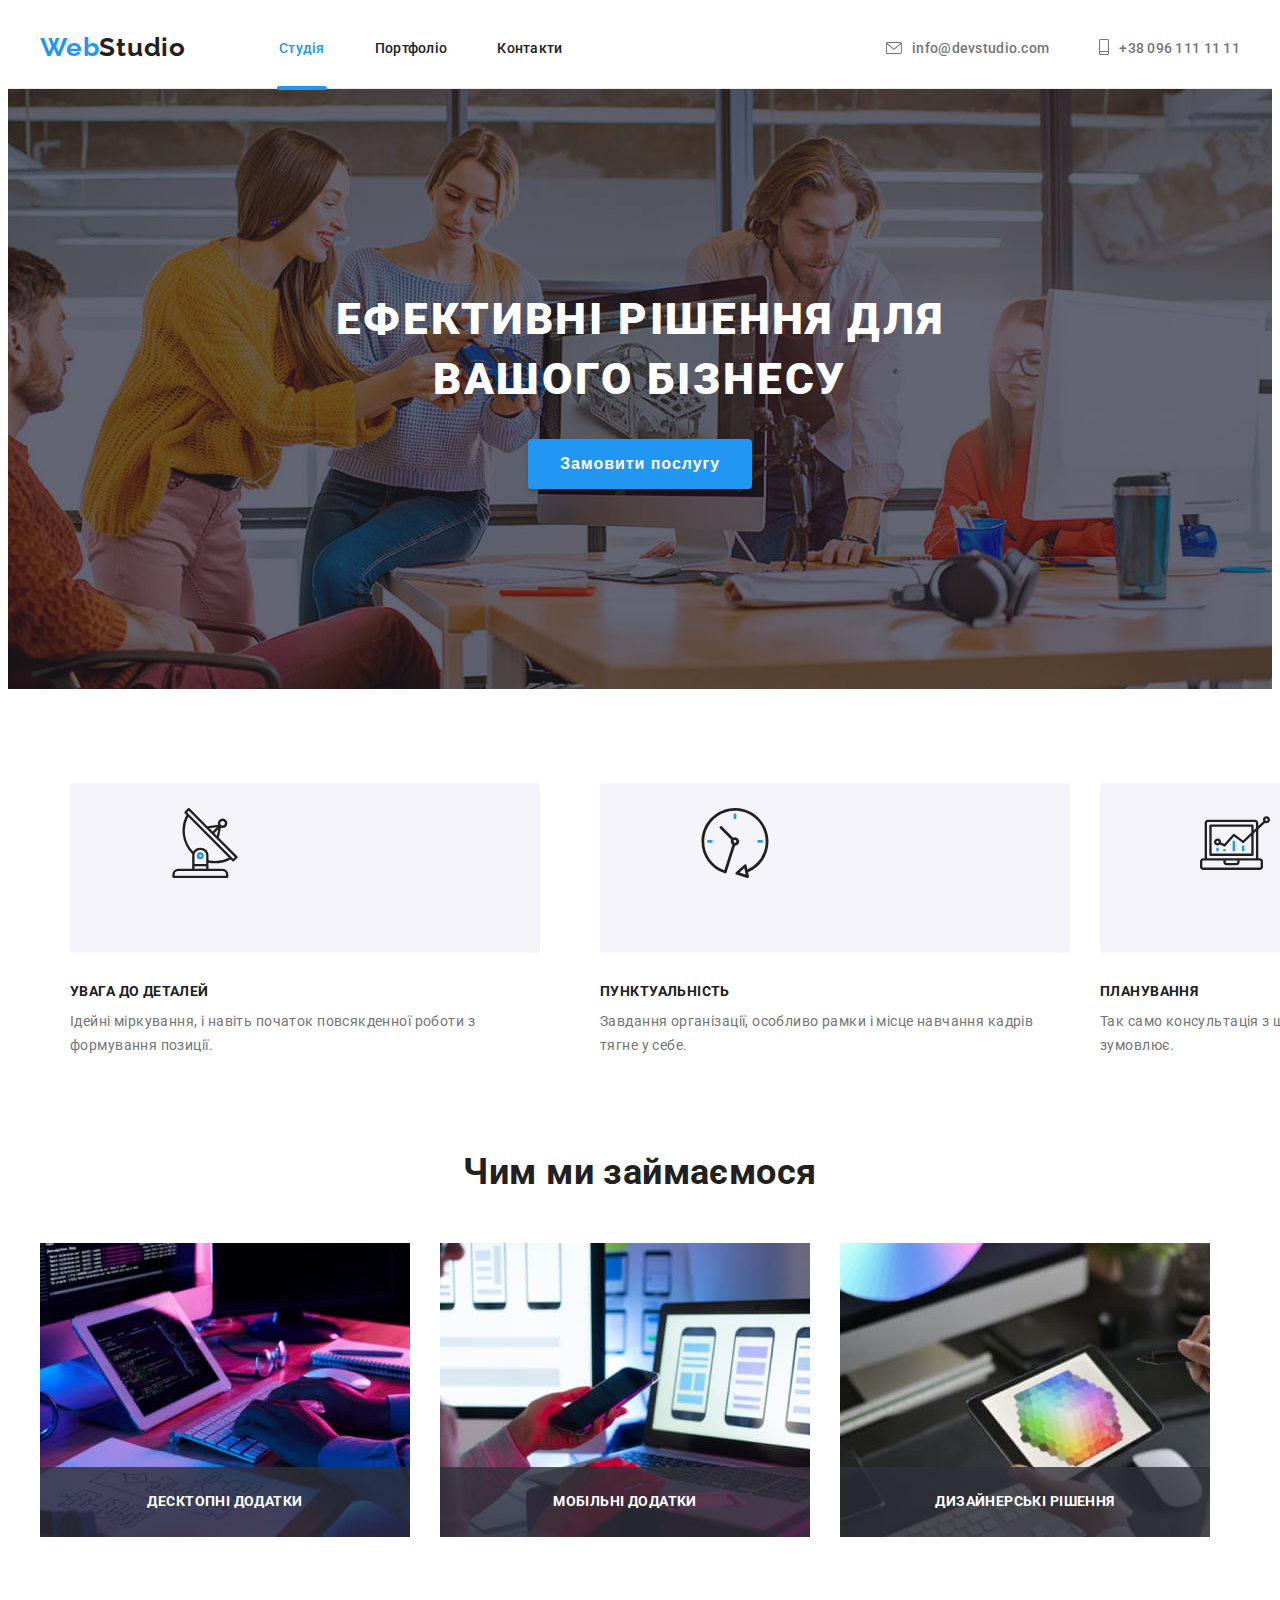
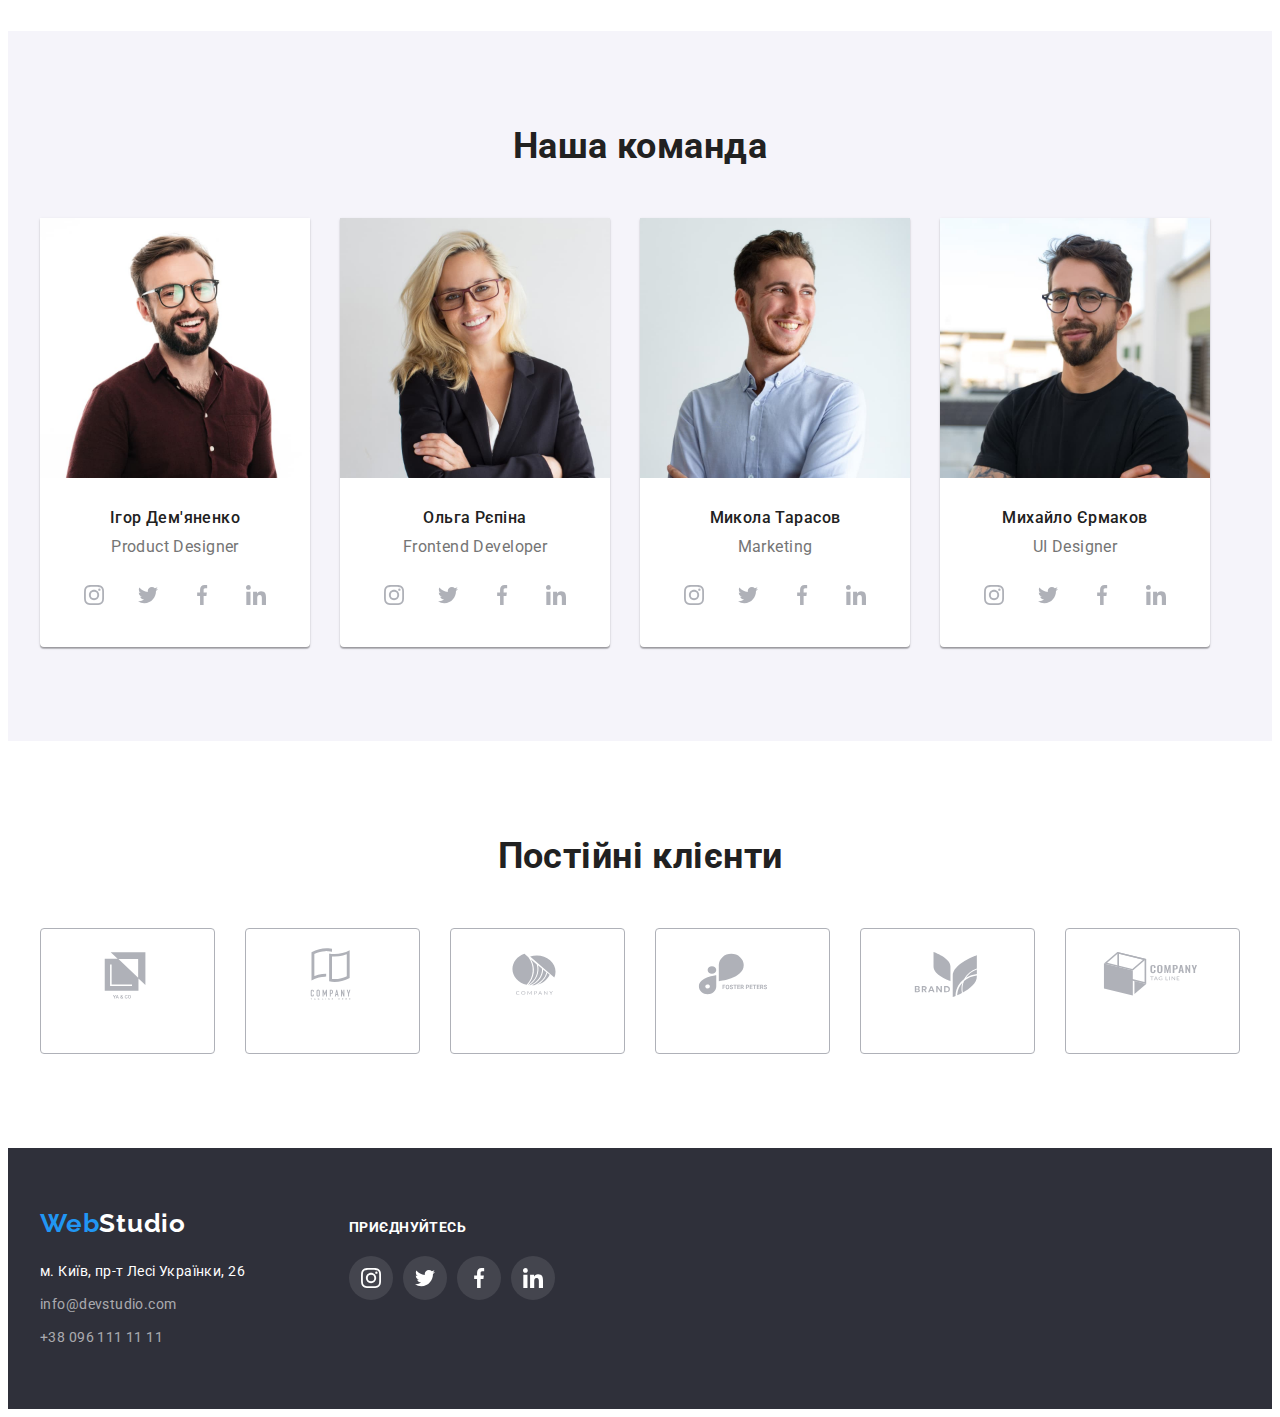
<file: index.html>
<!DOCTYPE html>
<html lang="uk">

<head>
    <meta charset="UTF-8" />
    <meta http-equiv="X-UA-Compatible" content="IE=edge" />
    <meta name="viewport" content="width=device-width, initial-scale=1.0" />
    <title>Web Studio</title>
    <link rel="preconnect" href="https://fonts.googleapis.com">
    <link rel="preconnect" href="https://fonts.gstatic.com" crossorigin>
    <link
        href="https://fonts.googleapis.com/css2?family=Raleway:wght@700&family=Roboto:wght@400;500;700;900&display=swap"
        rel="stylesheet">
    <link rel="stylesheet" href="https://cdnjs.cloudflare.com/ajax/libs/modern-normalize/1.1.0/modern-normalize.min.css"
        integrity="sha512-wpPYUAdjBVSE4KJnH1VR1HeZfpl1ub8YT/NKx4PuQ5NmX2tKuGu6U/JRp5y+Y8XG2tV+wKQpNHVUX03MfMFn9Q=="
        crossorigin="anonymous" referrerpolicy="no-referrer" />
    <link rel="stylesheet" href="./css/styles.css" />
</head>

<body>

    <header class="header">
        <div class="container header-container">
            <a href="/index.html" lang="en" class="logo link">Web<span class="logo-header">Studio</span></a>
            <nav class="header-nav">
                <ul class="nav-list list">
                    <li><a href="./index.html" class="nav-link link current">Студія</a></li>
                    <li><a href="./portfolio.html" class="nav-link link">Портфоліо</a></li>
                    <li><a href="" class="nav-link link">Контакти</a></li>
                </ul>
            </nav>
            <ul class="header-contact list">
                <li> <a class="header-mail link" href="mailto:info@devstudio.com"><svg class="contact-logo" width="16" height="12 ">
                            <use href="./img/icons.svg#icon-mail"></use>
                        </svg>info@devstudio.com</a>
                </li>
                <li> <a class="header-tel link" href="tel:+380961111111"><svg class="contact-logo" width="10" height="16">
                            <use href="./img/icons.svg#icon-smartphone"></use>
                        </svg>+38 096 111 11 11</a>
                </li>
            </ul>
        </div>
    </header>
    <main>
        <section class="section hero">
            <div class="container">
                <h1 class="hero-title">Ефективні рішення для вашого бізнесу</h1>
                <button type="button" class="button" data-modal-open>Замовити послугу</button>
            </div>
        </section>

        <section class="features section">
            <div class="container">
                <h2 class=visually-hidden>Особливості</h2>
                <ul class="list features-list">
                    <li>
                    <li class="logo-item">
                        <div class="logo-bg"><svg class="features-logo" width="70" height="70">
                                <use href="./img/icons.svg#antenna"></use>
                            </svg>
                        </div>
                        <h3 class="subtitle">УВАГА ДО ДЕТАЛЕЙ</h3>
                        <p class="text">Ідейні міркування, і навіть початок повсякденної роботи з формування позиції.
                        </p>
                    </li>
                    <li>
                    <li class="logo-item">
                        <div class="logo-bg"><svg class="features-logo" width="70" height="70">
                                <use href="./img/icons.svg#clock"></use>
                            </svg>
                        </div>
                        <h3 class="subtitle">ПУНКТУАЛЬНІСТЬ</h3>
                        <p class="text">Завдання організації, особливо рамки і місце навчання кадрів тягне у себе.</p>
                    </li>
                    <li class="logo-item">
                        <div class="logo-bg"><svg class="features-logo" width="70" height="70">
                                <use href="./img/icons.svg#diagram"></use>
                            </svg>
                        </div>
                        <h3 class="subtitle">ПЛАНУВАННЯ</h3>
                        <p class="text">Так само консультація з широким активом значною мірою зумовлює.
                        </p>
                    </li>
                    <li class="logo-item">
                        <div class="logo-bg"><svg class="features-logo" width="70" height="70">
                                <use href="./img/icons.svg#astronaut"></use>
                            </svg>
                        </div>
                        <h3 class="subtitle">СУЧАСНІ ТЕХНОЛОГІЇ</h3>
                        <p class="text">Значимість цих проблем настільки очевидна, що реалізація планових завдань.</p>
                    </li>
                </ul>
            </div>
        </section>

        <section class="about section">
            <div class="container">
                <h2 class="title">Чим ми займаємося</h2>
                <ul class="list">
                    <li>
                        <div class="overlay">
                        <img src="./img/img.jpeg" alt="notebook" width="370" height="294" />
                        <p class="overlay-text">Десктопні додатки</p>
                    </div>
                    </li>
                    <li>
                        <div class="overlay">
                        <img src="./img/img1.jpeg" alt="phone" width="370" height="294" />
                        <p class="overlay-text">Мобільні додатки</p>
                    </div>
                    </li>
                    <li>
                        <div class="overlay">
                        <img src="./img/img2.jpeg" alt="tablet" width="370" height="294" />
                        <p class="overlay-text">Дизайнерські рішення</p>
                        </div>
                    </li>
                </ul>
            </div>
        </section>
        <section class="section team">
            <div class="container">
                <h2 class="title">Наша команда</h2>
                <ul class="list">
                    <li class="item">
                        <img src="./img/team/img11.jpeg" alt="igor" width="270" height="260" />
                        <div class="team-description">
                            <h3 class="subtitle">Ігор Дем'яненко</h3>
                            <p>Product Designer</p>
                            <ul class="socials list">
                                <li class="socials-items">
                                    <a class="socials-link link" href="https://instagram.com" target="_blank"
                                        rel="noopener noreferrer" aria-label="Instagram icon">
                                        <svg class="socials-icon" width="20" height="20">
                                            <use href="./img/icons.svg#instagram"></use>
                                        </svg>
                                    </a>
                                </li>
                                <li class="socials-items"><a class="socials-link link" href="https://twitter.com"
                                        target="_blank" rel="noopener noreferrer" aria-label="Twitter icon">
                                        <svg class="socials-icon" width="20" height="20">
                                            <use href="./img/icons.svg#twitter"></use>
                                        </svg>
                                    </a>
                                </li>
                                <li class="socials-items">
                                    <a class="socials-link link" href="https://facebook.com" target="_blank"
                                        rel="noopener noreferrer" aria-label="Facebook icon">
                                        <svg class="socials-icon" width="20" height="20">
                                            <use href="./img/icons.svg#facebook"></use>
                                        </svg>
                                    </a>
                                </li>
                                <li class="socials-items">
                                    <a class="socials-link link" href="https://linkedin.com" target="_blank"
                                        rel="noopener noreferrer" aria-label="Linkedin">
                                        <svg class="socials-icon" width="20" height="20">
                                            <use href="./img/icons.svg#linkedin"></use>
                                        </svg>
                                    </a>
                                </li>
                            </ul>
                        </div>
                    </li>
                    <li class="item">
                        <img src="./img/team/img12.jpeg" alt="olha" width="270" height="260" />
                        <div class="team-description">
                            <h3 class="subtitle">Ольга Рєпіна</h3>
                            <p>Frontend Developer</p>
                            <ul class="socials list">
                                <li class="socials-items">
                                    <a class="socials-link link" href="https://instagram.com" target="_blank"
                                        rel="noopener noreferrer" aria-label="Instagram icon">
                                        <svg class="socials-icon" width="20" height="20">
                                            <use href="./img/icons.svg#instagram"></use>
                                        </svg>
                                    </a>
                                </li>
                                <li class="socials-items">
                                    <a class="socials-link link" href="https://twitter.com" target="_blank"
                                        rel="noopener noreferrer" aria-label="Twitter icon">
                                        <svg class="socials-icon" width="20" height="20">
                                            <use href="./img/icons.svg#twitter"></use>
                                        </svg>
                                    </a>
                                </li>
                                <li class="socials-items">
                                    <a class="socials-link link" href="https://facebook.com" target="_blank"
                                        rel="noopener noreferrer" aria-label="Facebook icon">
                                        <svg class="socials-icon" width="20" height="20">
                                            <use href="./img/icons.svg#facebook"></use>
                                        </svg>
                                    </a>
                                </li>
                                <li class="socials-items">
                                    <a class="socials-link link" href="https://linkedin.com" target="_blank"
                                        rel="noopener noreferrer" aria-label="Linkedin">
                                        <svg class="socials-icon" width="20" height="20">
                                            <use href="./img/icons.svg#linkedin"></use>
                                        </svg>
                                    </a>
                                </li>
                            </ul>
                        </div>
                    </li>
                    <li class="item">
                        <img src="./img/team/img13.jpeg" alt="mykola" width="270" height="260" />
                        <div class="team-description">
                            <h3 class="subtitle">Микола Тарасов</h3>
                            <p>Marketing</p>
                            <ul class="socials list">
                                <li class="socials-items">
                                    <a class="socials-link link" href="https://instagram.com" target="_blank"
                                        rel="noopener noreferrer" aria-label="Instagram icon">
                                        <svg class="socials-icon" width="20" height="20">
                                            <use href="./img/icons.svg#instagram"></use>
                                        </svg>
                                    </a>
                                </li>
                                <li class="socials-items">
                                    <a class="socials-link link" href="https://twitter.com" target="_blank"
                                        rel="noopener noreferrer" aria-label="Twitter icon">
                                        <svg class="socials-icon" width="20" height="20">
                                            <use href="./img/icons.svg#twitter"></use>
                                        </svg>
                                    </a>
                                </li>
                                <li class="socials-items">
                                    <a class="socials-link link" href="https://facebook.com" target="_blank"
                                        rel="noopener noreferrer" aria-label="Facebook icon">
                                        <svg class="socials-icon" width="20" height="20">
                                            <use href="./img/icons.svg#facebook"></use>
                                        </svg>
                                    </a>
                                </li>
                                <li class="socials-items">
                                    <a class="socials-link link" href="https://linkedin.com" target="_blank"
                                        rel="noopener noreferrer" aria-label="Linkedin">
                                        <svg class="socials-icon" width="20" height="20">
                                            <use href="./img/icons.svg#linkedin"></use>
                                        </svg>
                                    </a>
                                </li>
                            </ul>
                    </div>
                 </li>
            <li class="item">
                <img src="./img/team/img14.jpeg" alt="mykhailo" width="270" height="260" />
                <div class="team-description">
                    <h3 class="subtitle">Михайло Єрмаков</h3>
                    <p>UI Designer</p>
                    <ul class="socials list">
                        <li class="socials-items">
                            <a class="socials-link link" href="https://instagram.com" target="_blank"
                                rel="noopener noreferrer" aria-label="Instagram icon">
                                <svg class="socials-icon" width="20" height="20">
                                    <use href="./img/icons.svg#instagram"></use>
                                </svg>
                            </a>
                        </li>
                        <li class="socials-items">
                            <a class="socials-link link" href="https://twitter.com" target="_blank"
                                rel="noopener noreferrer" aria-label="Twitter icon">
                                <svg class="socials-icon" width="20" height="20">
                                    <use href="./img/icons.svg#twitter"></use>
                                </svg>
                            </a>
                        </li>
                        <li class="socials-items">
                            <a class="socials-link link" href="https://facebook.com" target="_blank"
                                rel="noopener noreferrer" aria-label="Facebook icon">
                                <svg class="socials-icon" width="20" height="20">
                                    <use href="./img/icons.svg#facebook"></use>
                                </svg>
                            </a>
                        </li>
                        <li class="socials-items">
                            <a class="socials-link link" href="https://linkedin.com" target="_blank"
                                rel="noopener noreferrer" aria-label="Linkedin">
                                <svg class="socials-icon" width="20" height="20">
                                    <use href="./img/icons.svg#linkedin"></use>
                                </svg>
                            </a>
                        </li>
                    </ul>
                </div>
            </li>
            </ul>
            </div>
        </section>
        <section class="section clients">
            <div class="container">
                <h2 class="title">Постійні клієнти</h2>
                <ul class="clients list">
                    <li class="clients-items">
                            <a href="" target="_blank" rel="noopener noreferrer" aria-label="Logo"></a>
                            <svg class="socials-icon" width="106" height="60">
                                <use href="./img/icons.svg#icon-logo"></use>
                            </svg>
                    </li>
                    <li class="clients-items">
                            <a href="" target="_blank" rel="noopener noreferrer" aria-label="Logo"></a>
                            <svg class="socials-icon" width="106" height="60">
                                <use href="./img/icons.svg#icon-logo-one"></use>
                            </svg>
                    </li>
                    <li class="clients-items">
                            <a href="" target="_blank" rel="noopener noreferrer" aria-label="Logo"></a>
                            <svg class="socials-icon" width="106" height="60">
                                <use href="./img/icons.svg#icon-logo-two"></use>
                            </svg>
                    </li>
                    <li class="clients-items">
                            <a href="" target="_blank" rel="noopener noreferrer" aria-label="Logo"></a>
                            <svg class="socials-icon" width="106" height="60">
                                <use href="./img/icons.svg#icon-logo-three"></use>
                            </svg>
                    </li>
                    <li class="clients-items">
                            <a href="" target="_blank" rel="noopener noreferrer" aria-label="Logo"></a>
                            <svg class="socials-icon" width="106" height="60">
                                <use href="./img/icons.svg#icon-logo-four"></use>
                            </svg>
                    </li>
                    <li class="clients-items">
                            <a href="" target="_blank" rel="noopener noreferrer" aria-label="Logo"></a>
                            <svg class="socials-icon" width="106" height="60">
                                <use href="./img/icons.svg#icon-logo-five"></use>
                            </svg>
                    </li>
                </ul>
            </div>
        </section>
    </main>

    <footer class="footer">
        <div class="container">
            <div class="footer-block">
                <div>
                    <a href="/index.html" lang="en" class="logo link">Web<span class="logo-footer">Studio</span></a>
                </div>
                <address class="address">
                    <ul class="list">
                        <li><a class="footer-adress link current" href="https://goo.gl/maps/8Zg5ZS26WSnmtHzm6"
                                rel="noopener noreferrer">м. Київ, пр-т Лесі Українки, 26</a></li>
                        <li><a class="footer-mail link" href="mailto:info@devstudio.com">info@devstudio.com</a></li>
                        <li><a class="footer-phone link" href="tel:+380961111111">+38 096 111 11 11</a></li>
                    </ul>
                </address>
            </div>
            <div class="footer-socials">
                <p class="text">ПРИЄДНУЙТЕСЬ</p>
                <ul class="socials list">
                    <li class="socials-items">
                        <a class="socials-link socials-link-f link" href="https://instagram.com" target="_blank"
                            rel="noopener noreferrer" aria-label="Instagram icon">
                            <svg class="socials-icon" width="20" height="20">
                                <use href="./img/icons.svg#instagram"></use>
                            </svg>
                        </a>
                    </li>
                    <li class="socials-items">
                        <a class="socials-link socials-link-f link" href="https://twitter.com" target="_blank"
                            rel="noopener noreferrer" aria-label="Twitter icon">
                            <svg class="socials-icon" width="20" height="20">
                                <use href="./img/icons.svg#twitter"></use>
                            </svg>
                        </a>
                    </li>
                    <li class="socials-items">
                        <a class="socials-link socials-link-f link" href="https://facebook.com" target="_blank"
                            rel="noopener noreferrer" aria-label="Facebook icon">
                            <svg class="socials-icon" width="20" height="20">
                                <use href="./img/icons.svg#facebook"></use>
                            </svg>
                        </a>
                    </li>
                    <li class="socials-items">
                        <a class="socials-link socials-link-f link" href="https://linkedin.com" target="_blank"
                            rel="noopener noreferrer" aria-label="Linkedin">
                            <svg class="socials-icon" width="20" height="20">
                                <use href="./img/icons.svg#linkedin"></use>
                            </svg>
                        </a>
                    </li>
                </ul>
            </div>
        </div>
    </footer>
   <!--Modal window-->
        <div class="backdrop is-hidden" data-modal>
            <div class="modal">
                <button class="modal-btn" data-modal-close>
                    <svg class="modal-icon" width="11" height="11">
                        <use href="./img/icons.svg#icon-close"></use>
                    </svg>
                </button>
            </div>
        </div>
    <script src="./js/modal.js"></script>
    </body>

</html>
</file>
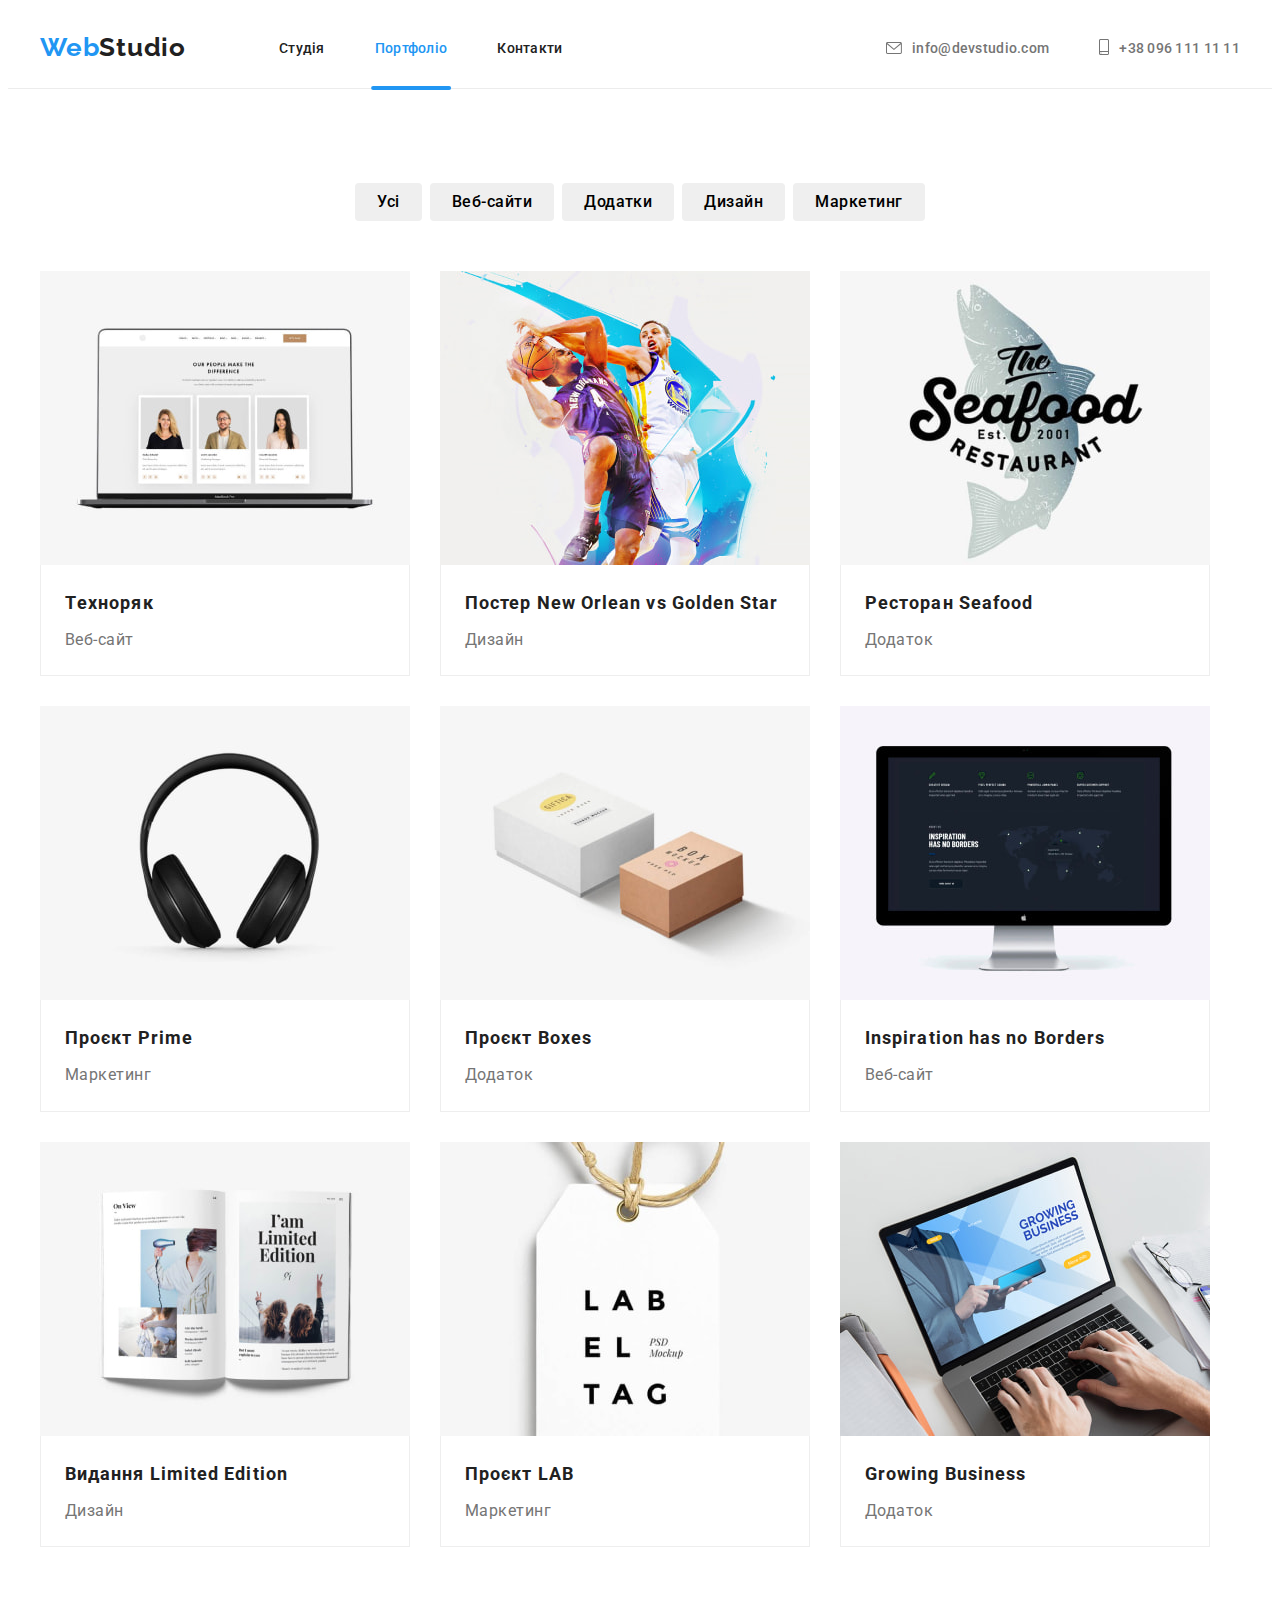
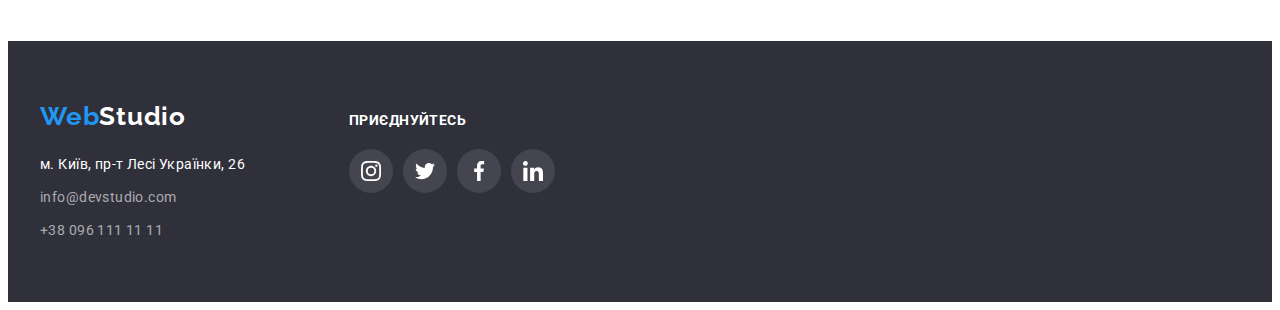
<file: portfolio.html>
<!DOCTYPE html>
<html lang="uk">

<head>
    <meta charset="UTF-8">
    <meta http-equiv="X-UA-Compatible" content="IE=edge">
    <meta name="viewport" content="width=device-width, initial-scale=1.0">
    <title>Document</title>
    <link rel="preconnect" href="https://fonts.googleapis.com">
    <link rel="preconnect" href="https://fonts.gstatic.com" crossorigin>
    <link
        href="https://fonts.googleapis.com/css2?family=Raleway:wght@700&family=Roboto:wght@400;500;700;900&display=swap"
        rel="stylesheet">
    <link rel="stylesheet" href="https://cdnjs.cloudflare.com/ajax/libs/modern-normalize/1.1.0/modern-normalize.min.css"
        integrity="sha512-wpPYUAdjBVSE4KJnH1VR1HeZfpl1ub8YT/NKx4PuQ5NmX2tKuGu6U/JRp5y+Y8XG2tV+wKQpNHVUX03MfMFn9Q=="
        crossorigin="anonymous" referrerpolicy="no-referrer" />
    <link rel="stylesheet" href="./css/styles.css">
</head>

<body>
    <header class="header">
        <div class="header-container container">
            <a href="" lang="en" class="logo link">Web<span class="logo-header">Studio</span></a>
            <nav class="header-nav">
                <ul class="nav-list list">
                    <li><a href="./index.html" class="nav-link link ">Студія</a></li>
                    <li><a href="./portfolio.html" class="nav-link link current">Портфоліо</a></li>
                    <li><a href="" class="nav-link link">Контакти</a></li>
                </ul>
            </nav>
            <ul class="header-contact list">
                <li>
                    <a class="header-mail link" href="mailto:info@devstudio.com"><svg class="contact-logo" width="16"
                            height="12">
                            <use href="./img/icons.svg#icon-mail"></use>
                        </svg>info@devstudio.com</a>
                </li>
                <li>
                    <a class="header-tel link" href="tel:+380961111111"><svg class="contact-logo" width="10"
                            height="16">
                            <use href="./img/icons.svg#icon-smartphone"></use>
                        </svg>+38 096 111 11 11</a>
                </li>
            </ul>
        </div>
    </header>
    <main>
        <section class="section portfolio">
            <div class="container">
                <h1 class="visually-hidden">Фільтр</h1>
                <ul class="list">
                    <li><button type="button" class="portfolio-button">Усі</button></li>
                    <li><button type="button" class="portfolio-button">Веб-сайти</button></li>
                    <li><button type="button" class="portfolio-button">Додатки</button></li>
                    <li><button type="button" class="portfolio-button">Дизайн</button></li>
                    <li><button type="button" class="portfolio-button">Маркетинг</button></li>
                </ul>
                <ul class="list gallery">
                    <li class="card-item">
                        <a class="link-portfolio">
                            <div class="card-thumb card-overlay">
                                <img src="./img/techno.jpeg" alt="техноряк" width="370" height="294"/>
                                <p class="text-overlay">Ресурс пропонує комплексні пропозиції з різним рівнем функціоналу та сервісів. Все це дозволить відвідувачу отримати вичерпні відомості про компанію чи приватну особу.</p>
                            </div>
                            <div class="description">
                                <h2 class="subtitle">Тeхноряк</h2>
                                <p class="text">Веб-сайт</p>
                            </div>
                        </a>
                    </li>
                    <li class="card-item">
                        <a class="link-portfolio" href="https://www.google.com/">
                            <div class="card-thumb card-overlay">
                                <img src="./img/design.jpeg" alt="постер" width="370" height="294"/>
                                <p class="text-overlay">Ресурс пропонує комплексні пропозиції з різним рівнем функціоналу та сервісів. Все це дозволить
                                    відвідувачу отримати вичерпні відомості про компанію чи приватну особу.</p>
                                </div>
                            <div class="description">
                                <h2 class="subtitle">Постер <span lang="en">New Orlean vs Golden Star</span></h2>
                                <p class="text">Дизайн</p>
                            </div>
                        </a>
                    </li>
                    <li class="card-item">
                        <a class="link-portfolio" href="https://www.google.com/">
                            <div class="card-thumb card-overlay">
                                <img src="./img/app.jpeg" alt="ресторан" width="370" height="294"/>
                                <p class="text-overlay">Ресурс пропонує комплексні пропозиції з різним рівнем функціоналу та сервісів. Все це дозволить
                                відвідувачу отримати вичерпні відомості про компанію чи приватну особу.</p>
                                </div>
                            <div class="description">
                                <h2 class="subtitle">Ресторан <span lang="en">Seafood</span></h2>
                                <p class="text">Додаток</p>
                            </div>
                        </a>
                    </li>
                    <li class="card-item">
                        <a class="link-portfolio" href="https://www.google.com/">
                            <div class="card-thumb card-overlay">
                                <img src="./img/marketing.jpeg" alt="проєкт" width="370" height="294"/>
                                <p class="text-overlay">Ресурс пропонує комплексні пропозиції з різним рівнем функціоналу та сервісів. Все це дозволить
                                    відвідувачу отримати вичерпні відомості про компанію чи приватну особу.</p>
                                </div>
                            <div class="description">
                                <h2 class="subtitle">Проєкт <span lang="en">Prime</span></h2>
                                <p class="text">Маркетинг</p>
                            </div>
                        </a>
                    </li>
                    <li class="card-item">
                        <a class="link-portfolio" href="https://www.google.com/">
                            <div class="card-thumb card-overlay">
                                <img src="./img/app2.jpeg" alt="проєкт коробки" width="370" height="294" />
                                <p class="text-overlay">Ресурс пропонує комплексні пропозиції з різним рівнем функціоналу та сервісів. Все це дозволить
                                 відвідувачу отримати вичерпні відомості про компанію чи приватну особу.</p>
                                </div>
                        <div class="description">
                            <h2 class="subtitle">Проєкт <span lang="en">Boxes</span></h2>
                            <p class="text">Додаток</p>
                        </div>
                        </a>
                    </li>
                    <li class="card-item">
                        <a class="link-portfolio" href="https://www.google.com/">
                            <div class="card-thumb card-overlay">
                                <img src="./img/website.jpeg" alt="монітор" width="370" height="294"/>
                                <p class="text-overlay">Ресурс пропонує комплексні пропозиції з різним рівнем функціоналу та сервісів. Все це дозволить
                                відвідувачу отримати вичерпні відомості про компанію чи приватну особу.</p>
                            </div>
                        <div class="description">
                                <h2 class="subtitle" lang="en">Inspiration has no Borders</h2>
                                <p class="text">Веб-сайт</p>
                            </div>
                        </a>
                    </li>
                    <li class="card-item">
                        <a class="link-portfolio" href="https://www.google.com/">
                            <div class="card-thumb card-overlay">
                                <img src="./img/design2.jpeg" alt="видання" width="370" height="294"/>
                                <p class="text-overlay">Ресурс пропонує комплексні пропозиції з різним рівнем функціоналу та сервісів. Все це дозволить
                                відвідувачу отримати вичерпні відомості про компанію чи приватну особу.</p>
                            </div>
                        <div class="description">
                                <h2 class="subtitle">Видання <span lang="en">Limited Edition</span></h2>
                                <p class="text">Дизайн</p>
                            </div>
                        </a>
                    </li>
                    <li class="card-item">
                        <a class="link-portfolio" href="https://www.google.com/">
                            <div class="card-thumb card-overlay">
                                <img src="./img/marketing2.jpeg" alt="проєкт лаб" width="370" height="294"/>
                                <p class="text-overlay">Ресурс пропонує комплексні пропозиції з різним рівнем функціоналу та сервісів. Все це дозволить
                                відвідувачу отримати вичерпні відомості про компанію чи приватну особу.</p>
                            </div>
                        <div class="description">
                                <h2 class="subtitle">Проєкт <span lang="en">LAB</span></h2>
                                <p class="text">Маркетинг</p>
                            </div>
                        </a>
                    </li>
                    <li class="card-item">
                        <a class="link-portfolio" href="https://www.google.com/">
                            <div class="card-thumb card-overlay">
                                <img src="./img/app3.jpeg" alt="бізнес" width="370" height="294"/>
                                <p class="text-overlay">Ресурс пропонує комплексні пропозиції з різним рівнем функціоналу та сервісів. Все це дозволить
                                відвідувачу отримати вичерпні відомості про компанію чи приватну особу.</p>
                            </div>
                        <div class="description">
                                <h2 class="subtitle" lang="en">Growing Business</h2>
                                <p class="text">Додаток</p>
                            </div>
                        </a>
                    </li>
                </ul>
            </div>
        </section>
    </main>
    <footer class="footer">
        <div class="container">
            <div class="footer-block">
                <div>
                    <a href="/index.html" lang="en" class="logo link">Web<span class="logo-footer">Studio</span></a>
                </div>
                <address class="address">
                    <ul class="list">
                        <li><a class="footer-adress link current" href="https://goo.gl/maps/8Zg5ZS26WSnmtHzm6"
                                rel="noopener noreferrer">м. Київ, пр-т Лесі Українки, 26</a></li>
                        <li><a class="footer-mail link" href="mailto:info@devstudio.com">info@devstudio.com</a></li>
                        <li><a class="footer-phone link" href="tel:+380961111111">+38 096 111 11 11</a></li>
                    </ul>
                </address>
            </div>
            <div class="footer-socials">
                <p class="text">ПРИЄДНУЙТЕСЬ</p>
                <ul class="socials list">
                    <li class="socials-items">
                        <a class="socials-link socials-link-f link" href="https://instagram.com" target="_blank"
                            rel="noopener noreferrer" aria-label="Instagram icon">
                            <svg class="socials-icon" width="20" height="20">
                                <use href="./img/icons.svg#instagram"></use>
                            </svg>
                        </a>
                    </li>
                    <li class="socials-items">
                        <a class="socials-link socials-link-f link" href="https://twitter.com" target="_blank"
                            rel="noopener noreferrer" aria-label="Twitter icon">
                            <svg class="socials-icon" width="20" height="20">
                                <use href="./img/icons.svg#twitter"></use>
                            </svg>
                        </a>
                    </li>
                    <li class="socials-items">
                        <a class="socials-link socials-link-f link" href="https://facebook.com" target="_blank"
                            rel="noopener noreferrer" aria-label="Facebook icon">
                            <svg class="socials-icon" width="20" height="20">
                                <use href="./img/icons.svg#facebook"></use>
                            </svg>
                        </a>
                    </li>
                    <li class="socials-items">
                        <a class="socials-link socials-link-f link" href="https://linkedin.com" target="_blank"
                            rel="noopener noreferrer" aria-label="Linkedin">
                            <svg class="socials-icon" width="20" height="20">
                                <use href="./img/icons.svg#linkedin"></use>
                            </svg>
                        </a>
                    </li>
                </ul>
            </div>
        </div>
    </footer>
 
</body>

</html>
</file>
<file: css/styles.css>
:root {
    --main-text-color: #F5F4FA;
    --link-color: #757575;
    --text-color: #212121;
    --title-colour: #000;
    --first-bg-color: #FFFFFF;
    --second-bg-color: #F5F4FA;
    --third-bg-color: #f5f4fa;
    --first-logo-color: #2196F3;
    --border-color: #ececec;
    --portfolio-border-color: #eee;
    --footer-adress-color: rgba(255, 255, 255, 0.6);
    --main-bg-color: #2f303a;

    --anim-fast: 250ms cubic-bezier(0.4, 0, 0.2, 1);
}

.address {
    margin-top: 20px;
    font-style: normal;
}

body {
    font-family: 'Roboto', sans-serif;
    background-color: var(--main-title-color);
    font-size: 14px;
    letter-spacing: 0.03em;
    color: var(--text-color);
}

h1,
h2,
h3,
h4,
h5,
h6,
p{
    margin: 0;
}

img {
    display: block;
    max-width: 100%;
    height: auto;
}

.list {
    list-style: none;
    margin: 0;
    padding: 0;
}

.link {
    color: var(--link-color);
    text-decoration: none;
}

.container {
    width: 1200px;
    padding: 0 15px;
    margin: 0 auto;
}

.section {
    padding-top: 94px;
    padding-bottom: 94px;
}

.title {
    margin-top: 0;
    margin-bottom: 0;
    color: var(--text-color);
    font-weight: 700;
    font-size: 36px;
    line-height: 1.2;
}

.text {
    line-height: 1.7;
    margin: 0;
}

.visually-hidden {
    position: absolute;
    white-space: nowrap;
    width: 1px;
    height: 1px;
    overflow: hidden;
    border: 0;
    padding: 0;
    clip: rect(0 0 0 0);
    clip-path: inset(50%);
    margin: -1px;
}

/* ----------HEADER---------- */
.header {
    border-bottom: 1px solid var(--border-color);
    background-color: var(--main-title-color);
}

.header-container {
    display: flex;
    flex-direction: row;
    align-items: center;
}

.header .list,
.header-nav .list {
    display: flex;
    flex-direction: row;
    column-gap: 50px;
    margin-left: auto;
}

.logo {
    font-family: 'Raleway';
    font-style: normal;
    font-weight: 700;
    font-size: 26px;
    line-height: calc(31/26);
    letter-spacing: 0.03em;
    color: var(--first-logo-color);
    margin-right: 93px;
    padding-top: 24px;
    padding-bottom: 25px;
}

.logo-header {
    color: var(--text-color);
}

.nav-link {
    position: relative;
    font-weight: 500;
    line-height: 1.33;
    letter-spacing: 0.02em;
    color: var(--text-color);
}

.nav-link.current::after {
    content: '';
    position: absolute;
    left: 50%;
    bottom: -34px;

    transform: translateX(-50%);
    display: block;
    width: 110%;
    height: 4px;

    border-radius: 2px;

    background-color: var(--first-logo-color);
}
.header-nav,
.header-contact {
    display: flex;
    align-items: center;
    margin-right: auto;
}

.nav-link:hover,
.nav-link:focus,
.nav-link:active,
.nav-link.current {
    color: var(--first-logo-color);
}

.nav-list{
    display: flex;
    align-items: center;
    gap: 50px;
    color: var(--text-color);
}

.header-mail,
.header-tel {
    font-weight: 500;
    line-height: 1.33;
    letter-spacing: 0.02em;
    color: var(--link-color);
    margin: auto;
    display: inline-flex;
    padding-top: 16px;
    padding-bottom: 16px;

    transition: color var(--anim-fast);
}

.header-contact {
    display: flex;
    justify-content: center;
    gap: 50px;
    margin-right: 0;
}

.contact-logo {
    align-items: center;
    fill: currentColor;
    margin-right: 10px;
}
.header-mail {
    display: flex;
    align-items: center;
}

.header-mail:hover,
.header-mail:focus,
.nav-list .link:hover,
.nav-list .link:focus {
    fill: var(--first-logo-color);
    color: var(--first-logo-color);
}

.header-tel:hover,
.header-tel:focus,
.heder-mail:active,
.heder-tel:active {
    color: var(--first-logo-color);
}

/* --MAIN-- */
.hero {
    background-color: var(--main-bg-color);
    background-image: linear-gradient(to right, rgba(47, 48, 58, 0.4), rgba(47, 48, 58, 0.4)), url(../img/about/about.png);
    background-repeat: no-repeat;
    background-position: center;
    background-size: cover;

    max-width: 1600px;
    text-align: center;
    padding: 200px 0;
    margin: 0 auto;
}

.hero-title {
    width: 696px;
    margin: 0 auto 30px;
    font-weight: 900;
    font-size: 44px;
    line-height: calc(60/44);
    letter-spacing: 0.06em;
    text-transform: uppercase;

    color: var(--first-bg-color);
}

.button {
    min-width: 216px;
    padding: 10px 32px;
    font-weight: 700;
    font-size: 16px;
    line-height: calc(30/16);
    text-align: center;
    letter-spacing: 0.06em;
    cursor: pointer;
    color: var(--first-bg-color);
    border-style: none;
    background: var(--first-logo-color);
    box-shadow: 0px 4px 4px rgba(0, 0, 0, 0.15);
    border-radius: 4px;

    transition: color var(--anim-fast);
}

.hero-button:hover,
.hero-button:focus {
    color: #2F303A;
}

.hero-button:active{
    background: var(--first-logo-color);
    color: var(--first-bg-color)
}

/* --FEATURES-- */
.features .list {
    display: flex;
    flex-direction: row;
    column-gap: 30px;
}

.subtitle {
    margin-bottom: 10px;
    font-weight: 700;
    font-size: 14px;
    line-height: calc(16/14);
    text-transform: uppercase;
    color: var(--text-color);
}

.text {
    margin: 0;
    line-height: calc(24/14);
    letter-spacing: 0.03em;
    color: var(--link-color);
}

.logo-bg {
    width: 270px;
    height: 120px;
    display: block;
    padding: 25px 100px;
    border-radius: 4px;
    background-color: #F5F4FA;
    margin-bottom: 30px;
}

/*--ABOUT--*/
.about.section {
    padding-top: 0;
}

.about .title {
    text-align: center;
    margin-bottom: 50px;
    font-weight: 700;
    font-size: 36px;
    line-height: 42px;
}

.about .list {
    display: flex;
    flex-direction: row;
    column-gap: 30px;
}

.overlay{
    width: 100%;
    position: relative;
    align-items: center;
    justify-content: center;
}
.overlay-text {
    position:absolute;
    display: flex;
    justify-content: center;
    align-items: center;
    bottom: 0;
    width: 100%;
    height: 70px;

    font-weight: 700;
    font-size: 14px;
    line-height: 1.14;
    
    letter-spacing: 0.03em;
    text-transform: uppercase;
    color: rgba(255, 255, 255, 1);
    background-color: rgba(47, 48, 58, 0.8);
}
/*--TEAM--*/
.team {
    background-color: var(--third-bg-color);
    text-align: center;
}

.team-content {
    padding: 30px 0;
}

.team .title {
    margin-bottom: 50px;
    text-align: center;
}

.team .subtitle {
    font-weight: 500;
    font-size: 16px;
    line-height: 1.2;
    text-transform: none;
}

.team p {
    font-size: 16px;
    line-height: 1.2;
    color: var(--link-color)
}

.team .list {
    display: flex;
    flex-direction: row;
    column-gap: 30px;
}

.team-description {
    padding-top: 30px;
    padding-bottom: 30px;
}

.socials.list {
    display: flex;
    justify-content: center;
    align-items: center;
    column-gap: 10px;
    margin-top: 16px;
}
.socials-items{
    width: 44px;
    height: 44px;
}
.socials-link {
    display: flex;
    justify-content: center;
    align-items: center;
    width: 100%;
    height: 100%;
    border-radius: 50%;
    background-color: var(--first-bg-color);
    color: #AFB1B8;

    transition: color var(--anim-fast), background-color var(--anim-fast) ;
}

.socials-icon {
    fill: currentColor;
}

.socials-link:hover,
.socials-link:focus {
    background-color: var(--first-logo-color);
    color: var(--first-bg-color);

}

.item {
    box-shadow: 0px 1px 3px rgb(0 0 0 / 12%), 0px 1px 1px rgb(0 0 0 / 14%),
        0px 2px 1px rgb(0 0 0 / 20%);
    border-radius: 0px 0px 4px 4px;
    background-color: var(--first-bg-color);
}

/*--CLIENTS--*/
.clients .title {
    display: flex;
    justify-content: center;
    padding-bottom: 50px;
}

.clients .list {
    display: flex;
    flex-direction: row;
    column-gap: 30px;
}

.clients-items {
    width: 170px;
    height: 92px;
    display: flex;
    padding: 16px 32px;
    border-radius: 4px;
    color: rgba(175, 177, 184, 1);
    background-color: #FFFFFF;
    border: rgba(175, 177, 184, 1) 1px solid;
    cursor: pointer;

    transition: color var(--anim-fast), border var(--anim-fast);
}

.clients-items:hover,
.clients-items:focus {
    border: var(--first-logo-color) 1px solid;
    color: var(--first-logo-color);
}

/*--FOOTER--*/
.footer{
    padding: 60px 0;
    background-color: var(--main-bg-color);
}
.footer .container {
    display: flex;
    column-gap: 70px;
    align-items: baseline;
}

.logo-footer,
.footer-adress {
    color: var(--first-bg-color);
}

.footer-adress,
.footer-mail,
.footer-phone {
    font-style: normal;
    font-weight: 400;
    line-height: calc(24/14);
    letter-spacing: 0.03em;
    color: var(--footer-adress-color);

    transition: color var(--anim-fast);
}

.logo-footer {
    margin-bottom: 20px;
}

.footer-addres:hover,
.footer-addres:focus {
    color: var(--first-logo-color);
}

.footer-adress.current {
    color: var(--first-bg-color);
}

.footer-mail:hover,
.footer-mail:focus {
    color: var(--first-logo-color);
}

.footer-phone:hover,
.footer-phone:focus {
    color: var(--first-logo-color);
}

.address li:nth-child(-n + 2) {
    margin-bottom: 9px;
}

.footer-socials > .text {
    margin-bottom: 20px;
    font-family: 'Roboto';
    font-weight: 700;
    line-height: 1.2;
    text-transform: uppercase;
    color: var(--first-bg-color);
}

.socials-link-f {
    background-color: rgba(255, 255, 255, 0.1);
    color: var(--first-bg-color);
}

.socials-link-f:hover,
.socials-link-f:focus {
    background-color: var(--first-logo-color);
    color: var(--first-bg-color);
}

/* ------SECOND PAGE------ */
.portfolio-button {
    border: 0px;
    border-radius: 4px;
    padding: 6px 22px;
    font-family: inherit;
    font-weight: 500;
    font-size: 16px;
    line-height: calc(26/16);
    text-align: center;
    letter-spacing: 0.03em;
    cursor: pointer;
    
    transition: color var(--anim-fast), box-shadow var(--anim-fast), background-color var(--anim-fast);
}

.portfolio .list:first-of-type {
    margin-bottom: 50px;
    display: flex;
    justify-content: center;
    column-gap: 8px;
}

.portfolio-button:hover,
.portfolio-button:focus {
    background-color: var(--first-logo-color);
    color: var(--first-bg-color);
    box-shadow: 0px 3px 1px rgba(0, 0, 0, 0.1), 0px 1px 2px rgba(0, 0, 0, 0.08),
        0px 2px 2px rgba(0, 0, 0, 0.12);

}

.portfolio-button:active {
    background-color: var(--main-text-color);
    color: var(--first-logo-color);
}

.list.gallery {
    display: flex;
    flex-wrap: wrap;
    gap: 30px;
}

.card-thumb {
    position: relative;
    overflow: hidden;
}

.text-overlay {
    position: absolute;
    top: 0;
    left: 0;
    transform: translateY(100%);

    width: 100%;
    height: 100%;

    padding-left: 24px;
    padding-right: 24px;
    padding-top: 63px;
    padding-bottom: 63px;
    display: flex;
    align-items: center;
    
    font-style: normal;
    font-weight: 400;
    font-size: 18px;
    line-height: 28px;
    letter-spacing: 0.03em;
    color: var(--main-text-color);
    background-color: rgba(33, 150, 243, 0.9);
    backdrop-filter: blur(1px);
    user-select: none;

    transition: transform var(--anim-fast);
}
.card-item:hover .text-overlay {
    transform: translateY(0);


}

.link-portfolio {
    text-decoration: none;

    transition: box-shadow var(--anim-fast);
}

.link-portfolio:hover,
.link-portfolio:focus {
    display: block;
    box-shadow: 0px 1px 1px rgba(0, 0, 0, 0.12), 0px 4px 4px rgba(0, 0, 0, 0.06),
        1px 4px 6px rgba(0, 0, 0, 0.16);
}

.description {
    padding: 20px 24px;
    border-right: var(--portfolio-border-color) 1px solid;
    border-left: var(--portfolio-border-color) 1px solid;
    border-bottom: var(--portfolio-border-color) 1px solid;
}

.portfolio .subtitle {
    margin-bottom: 4px;
    font-weight: 700;
    font-size: 18px;
    line-height: 2;
    letter-spacing: 0.06em;
    text-transform: none;
}

.portfolio .text {
    font-size: 16px;
    line-height: 1.9;
}

.backdrop {
    position: fixed;
    top: 0;
    left: 0;
    z-index: 3;

    width: 100%;
    height: 100%;
    background: rgba(0, 0, 0, 0.2);

    transition: opacity var(--anim-fast), visibility var(--anim-fast);
}
.backdrop.is-hidden {
    opacity: 0;
    visibility: hidden;
    pointer-events: none;
     
    transition: opacity var(--anim-fast), visibility var(--anim-fast);
}

.modal {
    position: absolute;
    top: 50%;
    left: 50%;
    transform: translate(-50%, -50%);

    min-width: 528px;
    min-height: 581px;

    background-color: #FFFFFF;
    border-radius: 4px;
    box-shadow: 0px 1px 3px rgba(0, 0, 0, 0.12), 0px 1px 1px rgba(0, 0, 0, 0.14), 0px 2px 1px rgba(0, 0, 0, 0.2);

    transition: transform var(--anim-fast), opacity var(--anim-fast);
}

.backdrop.is-hidden .modal {
    opacity: 0;
    transform: translate(-50%, -50%);;
}
.modal-btn {
    position: absolute;
    top: 10px;
    right: 10px;

    padding: 0;
    display: inline-flex;
    align-items: center;
    justify-content: center;
    
    width: 30px;
    height: 30px;

    
    background-color: transparent;
    border-radius: 50%;
    border: 1px solid rgba(0, 0, 0, 0.1);
    cursor: pointer;
}
.modal-icon {
    fill: rgba(0, 0, 0, 1);
}
</file>
